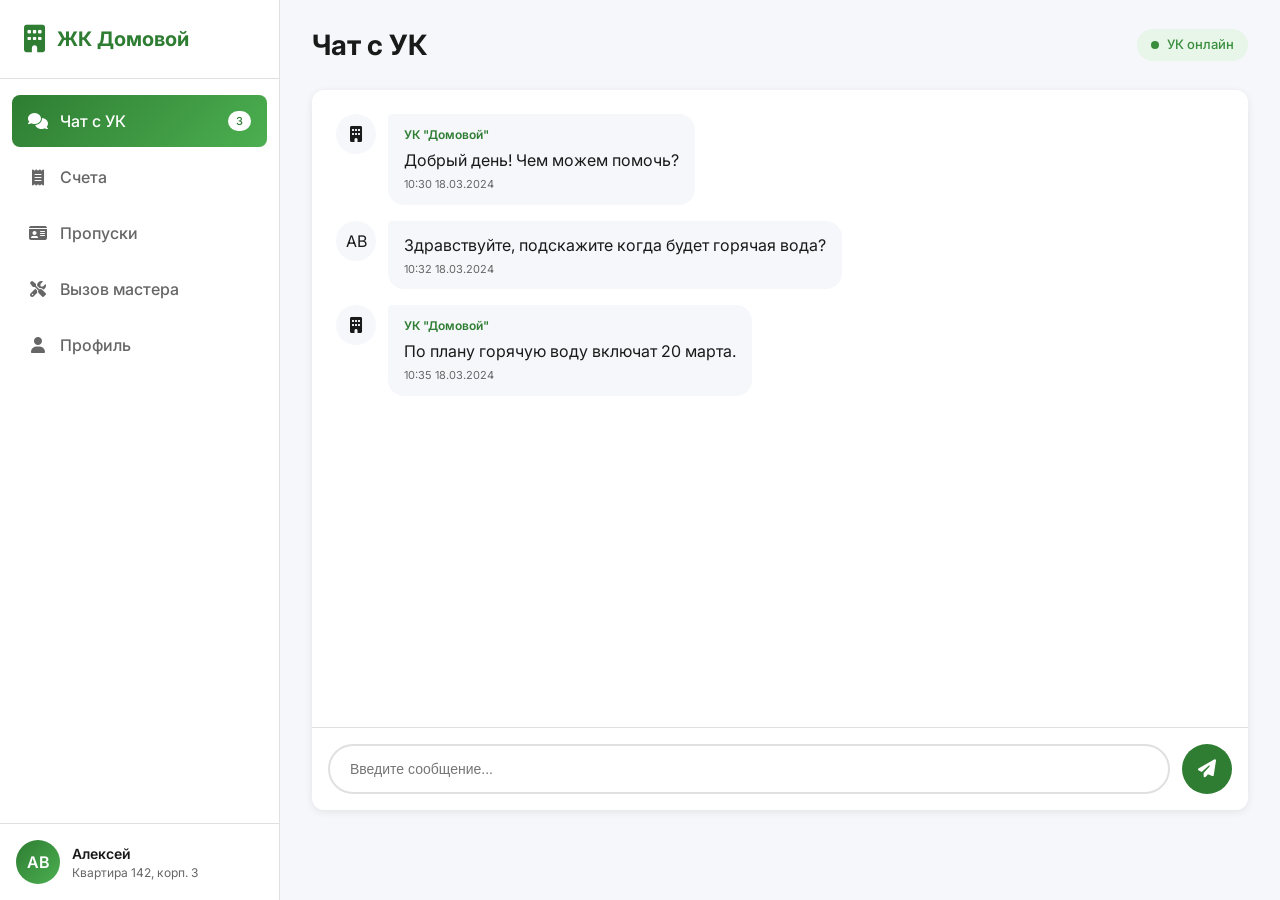
<file: index.html>
<!DOCTYPE html>
<html lang="ru">
<head>
    <meta charset="UTF-8">
    <meta name="viewport" content="width=device-width, initial-scale=1.0, maximum-scale=1.0, user-scalable=no">
    <title>ЖК Домовой</title>
    <link rel="manifest" href="manifest.json">
    <meta name="theme-color" content="#2E7D32">
    <meta name="apple-mobile-web-app-capable" content="yes">
    <meta name="apple-mobile-web-app-status-bar-style" content="black-translucent">
    <meta name="apple-mobile-web-app-title" content="ЖК Домовой">
    <meta name="mobile-web-app-capable" content="yes">
    <meta name="format-detection" content="telephone=no">
    <link href="https://fonts.googleapis.com/css2?family=Inter:wght@400;500;600;700&display=swap" rel="stylesheet">
    <link rel="stylesheet" href="https://cdnjs.cloudflare.com/ajax/libs/font-awesome/6.4.0/css/all.min.css">
    <link rel="apple-touch-icon" href="icon-192.png">
    <link rel="stylesheet" href="style.css">
</head>
<body>
    <div class="app-container">
        <aside class="sidebar">
            <div class="logo">
                <i class="fas fa-building"></i>
                <span>ЖК Домовой</span>
            </div>
            <nav class="nav-menu">
                <a href="#" class="nav-item active" data-section="chat">
                    <i class="fas fa-comments"></i>
                    <span>Чат с УК</span>
                    <span class="badge" id="chat-badge">3</span>
                </a>
                <a href="#" class="nav-item" data-section="bills">
                    <i class="fas fa-receipt"></i>
                    <span>Счета</span>
                </a>
                <a href="#" class="nav-item" data-section="passes">
                    <i class="fas fa-id-card"></i>
                    <span>Пропуски</span>
                </a>
                <a href="#" class="nav-item" data-section="masters">
                    <i class="fas fa-tools"></i>
                    <span>Вызов мастера</span>
                </a>
                <a href="#" class="nav-item" data-section="profile">
                    <i class="fas fa-user"></i>
                    <span>Профиль</span>
                </a>
            </nav>
            <div class="user-info">
                <div class="avatar" id="user-avatar">АВ</div>
                <div class="user-details">
                    <span class="user-name" id="user-name">Алексей</span>
                    <span class="user-apart" id="user-apart">Квартира 142, корп. 3</span>
                </div>
            </div>
        </aside>

        <main class="main-content">
            <section class="section active" id="chat-section">
                <div class="section-header">
                    <h1>Чат с УК</h1>
                    <span class="status online">УК онлайн</span>
                </div>
                <div class="chat-container">
                    <div class="chat-messages" id="chat-messages"></div>
                    <div class="chat-input">
                        <input type="text" id="message-input" placeholder="Введите сообщение...">
                        <button id="send-message"><i class="fas fa-paper-plane"></i></button>
                    </div>
                </div>
            </section>

            <section class="section" id="bills-section">
                <div class="section-header">
                    <h1>Счета</h1>
                </div>
                <div class="bills-grid"></div>
                <div class="payment-history">
                    <h2>История платежей</h2>
                    <table class="history-table">
                        <thead><tr><th>Дата</th><th>Период</th><th>Сумма</th><th>Статус</th></tr></thead>
                        <tbody></tbody>
                    </table>
                </div>
            </section>

            <section class="section" id="passes-section">
                <div class="section-header">
                    <h1>Пропуска</h1>
                    <button class="btn-primary" onclick="openPassModal()">
                        <i class="fas fa-plus"></i> Заказать
                    </button>
                </div>
                <div class="passes-grid"></div>
                <div class="active-passes"></div>
            </section>

            <section class="section" id="masters-section">
                <div class="section-header">
                    <h1>Вызов мастера</h1>
                </div>
                <div class="masters-categories">
                    <div class="master-category" onclick="selectMaster('plumber')">
                        <div class="category-icon"><i class="fas fa-faucet"></i></div>
                        <h3>Сантехник</h3>
                        <p>Протечки, засоры</p>
                    </div>
                    <div class="master-category" onclick="selectMaster('electrician')">
                        <div class="category-icon"><i class="fas fa-bolt"></i></div>
                        <h3>Электрик</h3>
                        <p>Проводка, розетки</p>
                    </div>
                    <div class="master-category" onclick="selectMaster('locksmith')">
                        <div class="category-icon"><i class="fas fa-key"></i></div>
                        <h3>Слесарь</h3>
                        <p>Замки, двери</p>
                    </div>
                    <div class="master-category" onclick="selectMaster('cleaner')">
                        <div class="category-icon"><i class="fas fa-broom"></i></div>
                        <h3>Клининг</h3>
                        <p>Уборка, окна</p>
                    </div>
                    <div class="master-category" onclick="selectMaster('conditioner')">
                        <div class="category-icon"><i class="fas fa-wind"></i></div>
                        <h3>Кондиционер</h3>
                        <p>Установка, чистка</p>
                    </div>
                    <div class="master-category" onclick="selectMaster('glass')">
                        <div class="category-icon"><i class="fas fa-window-maximize"></i></div>
                        <h3>Окна</h3>
                        <p>Ремонт, замена</p>
                    </div>
                </div>
                <div class="quick-call">
                    <h2>Быстрый вызов</h2>
                    <div class="emergency-buttons">
                        <button class="emergency-btn" onclick="emergencyCall('Аварийная', '112')">
                            <i class="fas fa-exclamation-triangle"></i> 112
                        </button>
                        <button class="emergency-btn" onclick="emergencyCall('Диспетчер', '+74951234567')">
                            <i class="fas fa-phone"></i> Диспетчер
                        </button>
                    </div>
                </div>
            </section>

            <section class="section" id="profile-section">
                <div class="section-header">
                    <h1>Профиль</h1>
                </div>
                <div class="profile-card">
                    <div class="profile-avatar"><span id="profile-avatar">АВ</span></div>
                    <div class="profile-info"></div>
                    <button class="btn-secondary"><i class="fas fa-edit"></i> Изменить</button>
                </div>
                <div class="profile-settings">
                    <h2>Настройки</h2>
                    <div class="setting-item">
                        <span>Уведомления</span>
                        <label class="switch"><input type="checkbox" checked><span class="slider"></span></label>
                    </div>
                    <div class="setting-item">
                        <span>Email-рассылка</span>
                        <label class="switch"><input type="checkbox" checked><span class="slider"></span></label>
                    </div>
                    <div class="setting-item">
                        <span>SMS-уведомления</span>
                        <label class="switch"><input type="checkbox"><span class="slider"></span></label>
                    </div>
                </div>
            </section>
        </main>

        <div class="modal" id="pass-modal">
            <div class="modal-content">
                <div class="modal-header">
                    <h2>Заказ пропуска</h2>
                    <button class="close-modal" onclick="closePassModal()">&times;</button>
                </div>
                <div class="modal-body">
                    <div class="form-group">
                        <label>Тип</label>
                        <select id="pass-type"><option value="guest">Гость</option><option value="car">Автомобиль</option><option value="delivery">Доставка</option></select>
                    </div>
                    <div class="form-group"><label>Имя гостя</label><input type="text" id="guest-name" placeholder="Введите имя"></div>
                    <div class="form-group"><label>Дата</label><input type="date" id="pass-date"></div>
                    <div class="form-group"><label>Время с</label><input type="time" id="pass-time-start" value="09:00"></div>
                    <div class="form-group"><label>Время до</label><input type="time" id="pass-time-end" value="18:00"></div>
                    <button class="btn-primary" onclick="submitPass()">Отправить</button>
                </div>
            </div>
        </div>

        <div class="modal" id="master-modal">
            <div class="modal-content">
                <div class="modal-header">
                    <h2 id="master-modal-title">Вызов мастера</h2>
                    <button class="close-modal" onclick="closeMasterModal()">&times;</button>
                </div>
                <div class="modal-body">
                    <div class="form-group"><label>Описание проблемы</label><textarea id="master-description" rows="4" placeholder="Опишите проблему..."></textarea></div>
                    <div class="form-group">
                        <label>Удобное время</label>
                        <select id="master-time"><option>Как можно скорее</option><option>Сегодня, вечером</option><option>Завтра, утром</option><option>Завтра, днём</option></select>
                    </div>
                    <div class="form-group"><label>Телефон</label><input type="tel" id="master-phone" value="+7 (999) 123-45-67"></div>
                    <button class="btn-primary" onclick="submitMasterRequest()">Вызвать</button>
                </div>
            </div>
        </div>

        <div class="toast" id="toast"><span id="toast-message"></span></div>
    </div>
    <script src="app.js"></script>
</body>
</html>
</file>
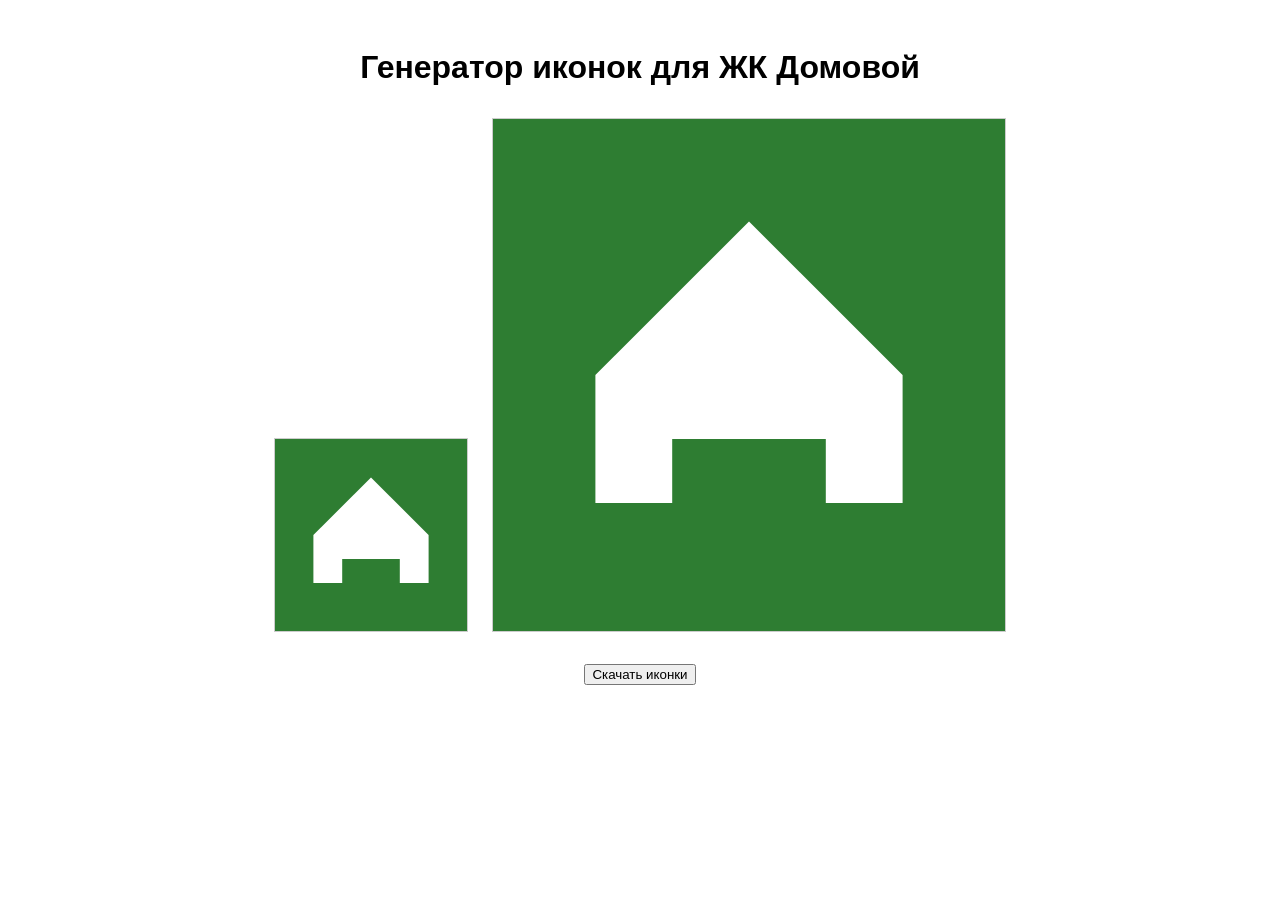
<file: icons.html>
<!DOCTYPE html>
<html>
<head>
    <meta charset="UTF-8">
    <title>Генератор иконок</title>
    <style>
        body { font-family: sans-serif; padding: 20px; text-align: center; }
        canvas { border: 1px solid #ccc; margin: 10px; }
    </style>
</head>
<body>
    <h1>Генератор иконок для ЖК Домовой</h1>
    <canvas id="c192" width="192" height="192"></canvas>
    <canvas id="c512" width="512" height="512"></canvas>
    <br><br>
    <button onclick="downloadIcons()">Скачать иконки</button>
    <script>
        function drawIcon(canvas, size) {
            const ctx = canvas.getContext('2d');
            // Фон
            ctx.fillStyle = '#2E7D32';
            ctx.fillRect(0, 0, size, size);
            // Дом
            ctx.fillStyle = '#fff';
            const padding = size * 0.2;
            const w = size - padding * 2;
            const h = size * 0.5;
            const x = padding;
            const y = size - padding - h;
            // Крыша
            ctx.beginPath();
            ctx.moveTo(size/2, padding);
            ctx.lineTo(size - padding, size/2);
            ctx.lineTo(padding, size/2);
            ctx.closePath();
            ctx.fill();
            // Дом
            ctx.fillRect(x, size/2, w, h/2);
            // Окно
            ctx.fillStyle = '#2E7D32';
            ctx.fillRect(size/2 - w/4, size/2 + h/4, w/2, h/4);
        }
        drawIcon(document.getElementById('c192'), 192);
        drawIcon(document.getElementById('c512'), 512);
        function downloadIcons() {
            ['c192', 'c512'].forEach(id => {
                const a = document.createElement('a');
                a.download = id.replace('c', 'icon-') + '.png';
                a.href = document.getElementById(id).toDataURL();
                a.click();
            });
        }
    </script>
</body>
</html>
</file>
<file: style.css>
﻿:root {
    --primary: #2E7D32;
    --primary-dark: #1B5E20;
    --primary-light: #4CAF50;
    --secondary: #FF6F00;
    --danger: #D32F2F;
    --warning: #FFA000;
    --success: #388E3C;
    --bg: #F5F7FA;
    --surface: #FFFFFF;
    --text: #1A1A1A;
    --text-secondary: #666666;
    --border: #E0E0E0;
    --shadow: 0 2px 8px rgba(0,0,0,0.08);
    --shadow-lg: 0 4px 20px rgba(0,0,0,0.12);
    --radius: 12px;
    --radius-sm: 8px;
}

* {
    margin: 0;
    padding: 0;
    box-sizing: border-box;
}

body {
    font-family: 'Inter', -apple-system, BlinkMacSystemFont, sans-serif;
    background: var(--bg);
    color: var(--text);
    line-height: 1.5;
}

.app-container {
    display: flex;
    min-height: 100vh;
}

/* Sidebar */
.sidebar {
    width: 280px;
    background: var(--surface);
    border-right: 1px solid var(--border);
    display: flex;
    flex-direction: column;
    position: fixed;
    height: 100vh;
    z-index: 100;
}

.logo {
    padding: 24px;
    display: flex;
    align-items: center;
    gap: 12px;
    font-size: 20px;
    font-weight: 700;
    color: var(--primary);
    border-bottom: 1px solid var(--border);
}

.logo i {
    font-size: 28px;
}

.nav-menu {
    flex: 1;
    padding: 16px 12px;
    display: flex;
    flex-direction: column;
    gap: 4px;
}

.nav-item {
    display: flex;
    align-items: center;
    gap: 12px;
    padding: 14px 16px;
    border-radius: var(--radius-sm);
    color: var(--text-secondary);
    text-decoration: none;
    font-weight: 500;
    transition: all 0.2s;
    position: relative;
}

.nav-item:hover {
    background: var(--bg);
    color: var(--text);
}

.nav-item.active {
    background: linear-gradient(135deg, var(--primary), var(--primary-light));
    color: white;
}

.nav-item i {
    width: 20px;
    text-align: center;
}

.badge {
    background: var(--danger);
    color: white;
    font-size: 11px;
    padding: 2px 8px;
    border-radius: 10px;
    margin-left: auto;
}

.nav-item.active .badge {
    background: white;
    color: var(--primary);
}

.user-info {
    padding: 16px;
    border-top: 1px solid var(--border);
    display: flex;
    align-items: center;
    gap: 12px;
}

.avatar {
    width: 44px;
    height: 44px;
    border-radius: 50%;
    background: linear-gradient(135deg, var(--primary), var(--primary-light));
    color: white;
    display: flex;
    align-items: center;
    justify-content: center;
    font-weight: 600;
    font-size: 16px;
}

.user-details {
    display: flex;
    flex-direction: column;
}

.user-name {
    font-weight: 600;
    font-size: 14px;
}

.user-apart {
    font-size: 12px;
    color: var(--text-secondary);
}

/* Main Content */
.main-content {
    flex: 1;
    margin-left: 280px;
    padding: 24px 32px;
    min-height: 100vh;
}

.section {
    display: none;
}

.section.active {
    display: block;
    animation: fadeIn 0.3s ease;
}

@keyframes fadeIn {
    from { opacity: 0; transform: translateY(10px); }
    to { opacity: 1; transform: translateY(0); }
}

.section-header {
    display: flex;
    justify-content: space-between;
    align-items: center;
    margin-bottom: 24px;
}

.section-header h1 {
    font-size: 28px;
    font-weight: 700;
}

.status {
    display: flex;
    align-items: center;
    gap: 8px;
    padding: 6px 14px;
    border-radius: 20px;
    font-size: 13px;
    font-weight: 500;
}

.status.online {
    background: #E8F5E9;
    color: var(--success);
}

.status.online::before {
    content: '';
    width: 8px;
    height: 8px;
    background: var(--success);
    border-radius: 50%;
}

.status.paid {
    background: #E8F5E9;
    color: var(--success);
}

/* Chat */
.chat-container {
    background: var(--surface);
    border-radius: var(--radius);
    box-shadow: var(--shadow);
    display: flex;
    flex-direction: column;
    height: calc(100vh - 180px);
}

.chat-messages {
    flex: 1;
    padding: 24px;
    overflow-y: auto;
    display: flex;
    flex-direction: column;
    gap: 16px;
}

.message {
    display: flex;
    gap: 12px;
    max-width: 70%;
}

.message.from-uk {
    align-self: flex-start;
}

.message.from-user {
    align-self: flex-end;
    flex-direction: row-reverse;
}

.message-avatar {
    width: 40px;
    height: 40px;
    border-radius: 50%;
    background: var(--bg);
    display: flex;
    align-items: center;
    justify-content: center;
    flex-shrink: 0;
}

.message.from-uk .message-avatar {
    background: var(--primary);
    color: white;
}

.message.from-user .message-avatar {
    background: var(--secondary);
    color: white;
}

.message-content {
    background: var(--bg);
    padding: 12px 16px;
    border-radius: 16px;
    border-top-left-radius: 4px;
}

.message.from-user .message-content {
    background: var(--primary);
    color: white;
    border-top-left-radius: 16px;
    border-top-right-radius: 4px;
}

.message-sender {
    font-size: 12px;
    font-weight: 600;
    color: var(--primary);
    display: block;
    margin-bottom: 4px;
}

.message-time {
    font-size: 11px;
    color: var(--text-secondary);
    margin-top: 4px;
    display: block;
}

.message.from-user .message-time {
    color: rgba(255,255,255,0.7);
    text-align: right;
}

.chat-input {
    padding: 16px;
    border-top: 1px solid var(--border);
    display: flex;
    gap: 12px;
}

.chat-input input {
    flex: 1;
    padding: 14px 20px;
    border: 2px solid var(--border);
    border-radius: 25px;
    font-size: 14px;
    outline: none;
    transition: border-color 0.2s;
}

.chat-input input:focus {
    border-color: var(--primary);
}

.chat-input button {
    width: 50px;
    height: 50px;
    border: none;
    background: var(--primary);
    color: white;
    border-radius: 50%;
    cursor: pointer;
    font-size: 18px;
    transition: background 0.2s;
}

.chat-input button:hover {
    background: var(--primary-dark);
}

/* Bills */
.bills-grid {
    display: grid;
    grid-template-columns: repeat(auto-fill, minmax(300px, 1fr));
    gap: 20px;
    margin-bottom: 32px;
}

.bill-card {
    background: var(--surface);
    border-radius: var(--radius);
    padding: 24px;
    box-shadow: var(--shadow);
}

.bill-card.current {
    border: 2px solid var(--primary);
}

.bill-header {
    display: flex;
    justify-content: space-between;
    align-items: center;
    margin-bottom: 16px;
}

.bill-period {
    font-weight: 600;
    font-size: 16px;
}

.bill-status {
    font-size: 12px;
    padding: 4px 12px;
    border-radius: 12px;
    background: var(--warning);
    color: white;
}

.bill-card.paid .bill-status {
    background: var(--success);
}

.bill-amount {
    font-size: 32px;
    font-weight: 700;
    color: var(--text);
    margin-bottom: 16px;
}

.bill-details {
    border-top: 1px solid var(--border);
    padding-top: 16px;
    margin-bottom: 20px;
}

.bill-item {
    display: flex;
    justify-content: space-between;
    padding: 8px 0;
    font-size: 14px;
    color: var(--text-secondary);
}

.bill-date {
    font-size: 13px;
    color: var(--text-secondary);
    margin-bottom: 16px;
}

.btn-primary {
    width: 100%;
    padding: 14px 24px;
    background: var(--primary);
    color: white;
    border: none;
    border-radius: var(--radius-sm);
    font-size: 15px;
    font-weight: 600;
    cursor: pointer;
    transition: background 0.2s;
}

.btn-primary:hover {
    background: var(--primary-dark);
}

.payment-history {
    background: var(--surface);
    border-radius: var(--radius);
    padding: 24px;
    box-shadow: var(--shadow);
}

.payment-history h2 {
    margin-bottom: 20px;
    font-size: 20px;
}

.history-table {
    width: 100%;
    border-collapse: collapse;
}

.history-table th,
.history-table td {
    padding: 14px 16px;
    text-align: left;
    border-bottom: 1px solid var(--border);
}

.history-table th {
    font-weight: 600;
    color: var(--text-secondary);
    font-size: 13px;
}

/* Passes */
.passes-grid {
    display: grid;
    grid-template-columns: repeat(auto-fill, minmax(280px, 1fr));
    gap: 20px;
    margin-bottom: 32px;
}

.pass-card {
    background: var(--surface);
    border-radius: var(--radius);
    padding: 24px;
    box-shadow: var(--shadow);
    display: flex;
    gap: 16px;
    align-items: flex-start;
}

.pass-icon {
    width: 56px;
    height: 56px;
    border-radius: 12px;
    background: var(--bg);
    display: flex;
    align-items: center;
    justify-content: center;
    font-size: 24px;
    color: var(--primary);
}

.pass-info h3 {
    font-size: 16px;
    margin-bottom: 4px;
}

.pass-info p {
    font-size: 13px;
    color: var(--text-secondary);
    margin-bottom: 8px;
}

.pass-status {
    font-size: 12px;
    padding: 4px 10px;
    border-radius: 8px;
}

.pass-status.active {
    background: #E8F5E9;
    color: var(--success);
}

.pass-status.pending {
    background: #FFF3E0;
    color: var(--warning);
}

.active-passes {
    background: var(--surface);
    border-radius: var(--radius);
    padding: 24px;
    box-shadow: var(--shadow);
}

.active-passes h2 {
    margin-bottom: 16px;
    font-size: 18px;
}

.temp-pass {
    display: flex;
    justify-content: space-between;
    align-items: center;
    padding: 16px;
    background: var(--bg);
    border-radius: var(--radius-sm);
}

.temp-pass-info {
    display: flex;
    flex-direction: column;
    gap: 4px;
}

/* Masters */
.masters-categories {
    display: grid;
    grid-template-columns: repeat(auto-fill, minmax(200px, 1fr));
    gap: 16px;
    margin-bottom: 32px;
}

.master-category {
    background: var(--surface);
    border-radius: var(--radius);
    padding: 24px;
    box-shadow: var(--shadow);
    cursor: pointer;
    transition: all 0.2s;
    text-align: center;
}

.master-category:hover {
    transform: translateY(-4px);
    box-shadow: var(--shadow-lg);
}

.category-icon {
    width: 64px;
    height: 64px;
    border-radius: 16px;
    background: linear-gradient(135deg, var(--primary), var(--primary-light));
    color: white;
    display: flex;
    align-items: center;
    justify-content: center;
    font-size: 28px;
    margin: 0 auto 16px;
}

.master-category h3 {
    font-size: 16px;
    margin-bottom: 8px;
}

.master-category p {
    font-size: 13px;
    color: var(--text-secondary);
}

.quick-call {
    background: var(--surface);
    border-radius: var(--radius);
    padding: 24px;
    box-shadow: var(--shadow);
}

.quick-call h2 {
    margin-bottom: 16px;
    font-size: 18px;
}

.emergency-buttons {
    display: flex;
    gap: 16px;
}

.emergency-btn {
    flex: 1;
    padding: 16px 24px;
    border: 2px solid var(--danger);
    background: white;
    color: var(--danger);
    border-radius: var(--radius-sm);
    font-size: 15px;
    font-weight: 600;
    cursor: pointer;
    display: flex;
    align-items: center;
    justify-content: center;
    gap: 10px;
    transition: all 0.2s;
}

.emergency-btn:hover {
    background: var(--danger);
    color: white;
}

/* Profile */
.profile-card {
    background: var(--surface);
    border-radius: var(--radius);
    padding: 32px;
    box-shadow: var(--shadow);
    display: flex;
    align-items: center;
    gap: 24px;
    margin-bottom: 24px;
}

.profile-avatar {
    width: 100px;
    height: 100px;
    border-radius: 50%;
    background: linear-gradient(135deg, var(--primary), var(--primary-light));
    color: white;
    display: flex;
    align-items: center;
    justify-content: center;
    font-size: 36px;
    font-weight: 700;
}

.profile-info {
    flex: 1;
}

.profile-info h2 {
    font-size: 24px;
    margin-bottom: 8px;
}

.profile-info p {
    color: var(--text-secondary);
    margin-bottom: 4px;
}

.btn-secondary {
    padding: 12px 24px;
    background: var(--bg);
    color: var(--text);
    border: none;
    border-radius: var(--radius-sm);
    font-size: 14px;
    font-weight: 600;
    cursor: pointer;
    display: flex;
    align-items: center;
    gap: 8px;
    transition: background 0.2s;
}

.btn-secondary:hover {
    background: var(--border);
}

.profile-settings {
    background: var(--surface);
    border-radius: var(--radius);
    padding: 24px;
    box-shadow: var(--shadow);
}

.profile-settings h2 {
    margin-bottom: 20px;
    font-size: 18px;
}

.setting-item {
    display: flex;
    justify-content: space-between;
    align-items: center;
    padding: 16px 0;
    border-bottom: 1px solid var(--border);
}

.setting-item:last-child {
    border-bottom: none;
}

.switch {
    position: relative;
    width: 50px;
    height: 28px;
}

.switch input {
    opacity: 0;
    width: 0;
    height: 0;
}

.slider {
    position: absolute;
    cursor: pointer;
    top: 0;
    left: 0;
    right: 0;
    bottom: 0;
    background-color: var(--border);
    transition: 0.3s;
    border-radius: 28px;
}

.slider:before {
    position: absolute;
    content: "";
    height: 22px;
    width: 22px;
    left: 3px;
    bottom: 3px;
    background: white;
    transition: 0.3s;
    border-radius: 50%;
}

input:checked + .slider {
    background-color: var(--primary);
}

input:checked + .slider:before {
    transform: translateX(22px);
}

/* Modal */
.modal {
    display: none;
    position: fixed;
    top: 0;
    left: 0;
    right: 0;
    bottom: 0;
    background: rgba(0,0,0,0.5);
    z-index: 1000;
    align-items: center;
    justify-content: center;
}

.modal.active {
    display: flex;
}

.modal-content {
    background: var(--surface);
    border-radius: var(--radius);
    width: 100%;
    max-width: 480px;
    box-shadow: var(--shadow-lg);
    animation: modalIn 0.3s ease;
}

@keyframes modalIn {
    from { opacity: 0; transform: scale(0.9); }
    to { opacity: 1; transform: scale(1); }
}

.modal-header {
    padding: 20px 24px;
    border-bottom: 1px solid var(--border);
    display: flex;
    justify-content: space-between;
    align-items: center;
}

.modal-header h2 {
    font-size: 20px;
}

.close-modal {
    width: 36px;
    height: 36px;
    border: none;
    background: var(--bg);
    border-radius: 50%;
    font-size: 20px;
    cursor: pointer;
    display: flex;
    align-items: center;
    justify-content: center;
}

.modal-body {
    padding: 24px;
}

.form-group {
    margin-bottom: 20px;
}

.form-group label {
    display: block;
    margin-bottom: 8px;
    font-weight: 500;
    font-size: 14px;
}

.form-group input,
.form-group select,
.form-group textarea {
    width: 100%;
    padding: 12px 16px;
    border: 2px solid var(--border);
    border-radius: var(--radius-sm);
    font-size: 14px;
    font-family: inherit;
    outline: none;
    transition: border-color 0.2s;
}

.form-group input:focus,
.form-group select:focus,
.form-group textarea:focus {
    border-color: var(--primary);
}

/* Toast */
.toast {
    position: fixed;
    bottom: 24px;
    right: 24px;
    background: var(--text);
    color: white;
    padding: 16px 24px;
    border-radius: var(--radius-sm);
    box-shadow: var(--shadow-lg);
    transform: translateY(100px);
    opacity: 0;
    transition: all 0.3s ease;
    z-index: 2000;
}

.toast.show {
    transform: translateY(0);
    opacity: 1;
}

/* Responsive */
@media (max-width: 768px) {
    .sidebar {
        width: 80px;
    }
    
    .logo span,
    .nav-item span,
    .badge,
    .user-details {
        display: none;
    }
    
    .nav-item {
        justify-content: center;
        padding: 14px;
    }
    
    .main-content {
        margin-left: 80px;
        padding: 16px;
    }
    
    .bills-grid,
    .masters-categories {
        grid-template-columns: 1fr;
    }
    
    .message {
        max-width: 85%;
    }
}
</file>
